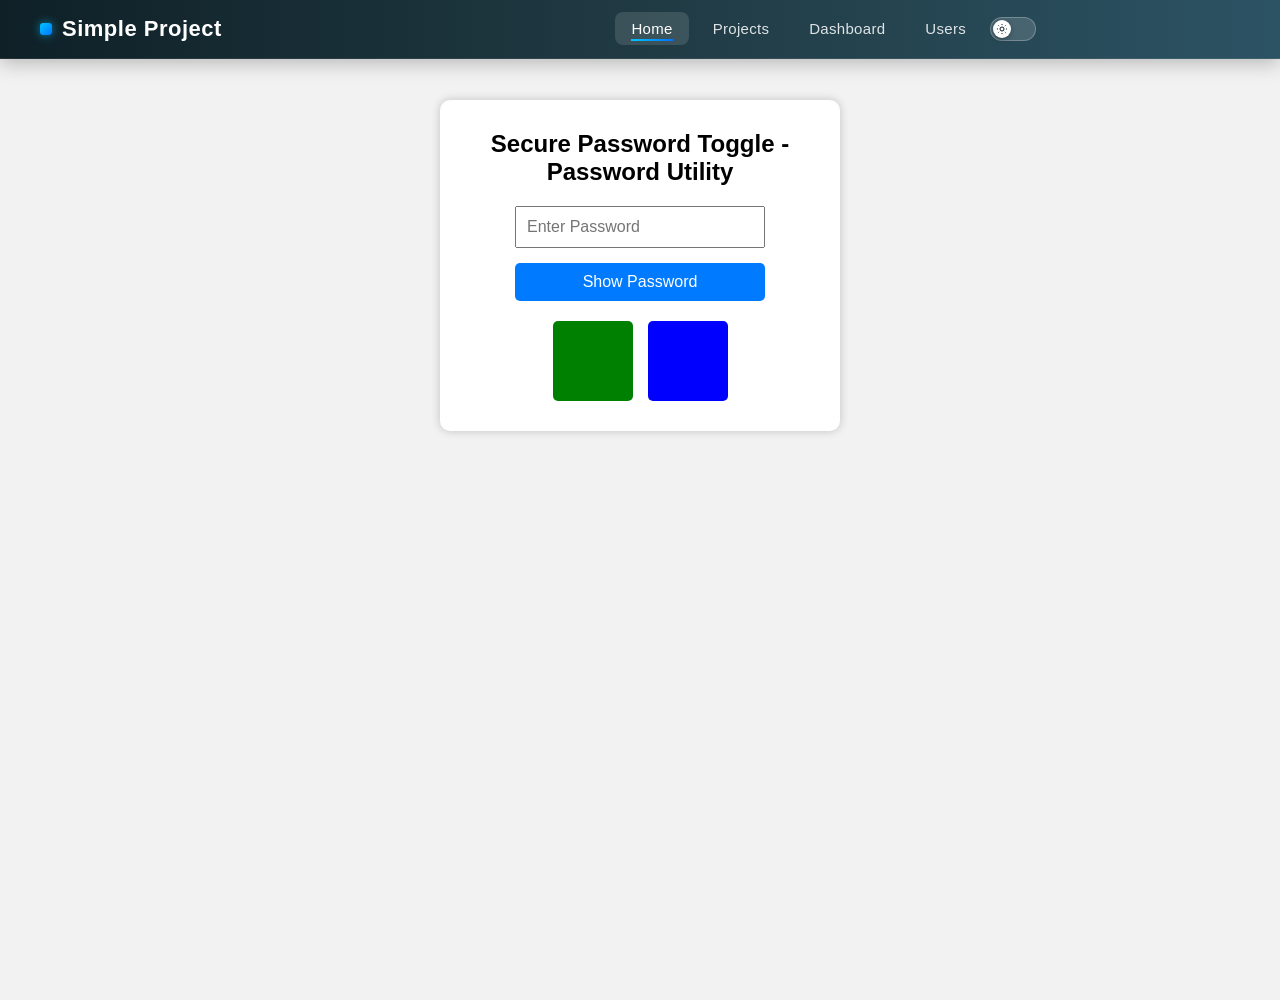
<file: index.html>
<!DOCTYPE html>
<html lang="en">
<head>
    <script>(function(){try{if(localStorage.getItem('jg-theme')==='dark'){document.documentElement.setAttribute('data-theme','dark');}}catch(e){}})();</script>
    <meta charset="UTF-8">
    <meta name="viewport" content="width=device-width, initial-scale=1.0">
    <title>Show & Hide Password</title>
    <link rel="stylesheet" href="style.css">
</head>
<body>

    <nav class="navbar">
        <a href="index.html" class="nav-brand">Simple Project</a>
        <ul class="nav-links">
            <li><a href="index.html" class="active">Home</a></li>
            <li><a href="projects.html">Projects</a></li>
            <li><a href="dashboard.html">Dashboard</a></li>
            <li><a href="users.html">Users</a></li>
            <li>
                <button id="themeToggle" class="theme-toggle" type="button" aria-label="Toggle dark mode" aria-pressed="false" title="Toggle dark mode">
                    <span class="theme-toggle-track">
                        <span class="theme-toggle-thumb">
                            <svg class="icon-sun" viewBox="0 0 24 24"><circle cx="12" cy="12" r="4"/><path d="M12 2v2M12 20v2M4 12H2M22 12h-2M4.9 4.9l1.4 1.4M17.7 17.7l1.4 1.4M4.9 19.1l1.4-1.4M17.7 6.3l1.4-1.4"/></svg>
                            <svg class="icon-moon" viewBox="0 0 24 24"><path d="M21 12.8A9 9 0 1111.2 3a7 7 0 009.8 9.8z"/></svg>
                        </span>
                    </span>
                </button>
            </li>
        </ul>
    </nav>

    <div class="container">
        <h2>Secure Password Toggle - Password Utility</h2>

        <input
            type="password"
            id="password"
            placeholder="Enter Password"
        >

        <button id="toggleBtn">
            Show Password
        </button>

        <div class="box-group">
            <div class="box box-red"></div>
            <div class="box box-yellow"></div>
        </div>
    </div>

    <script src="script.js"></script>
    <script src="theme.js"></script>

</body>
</html>
</file>
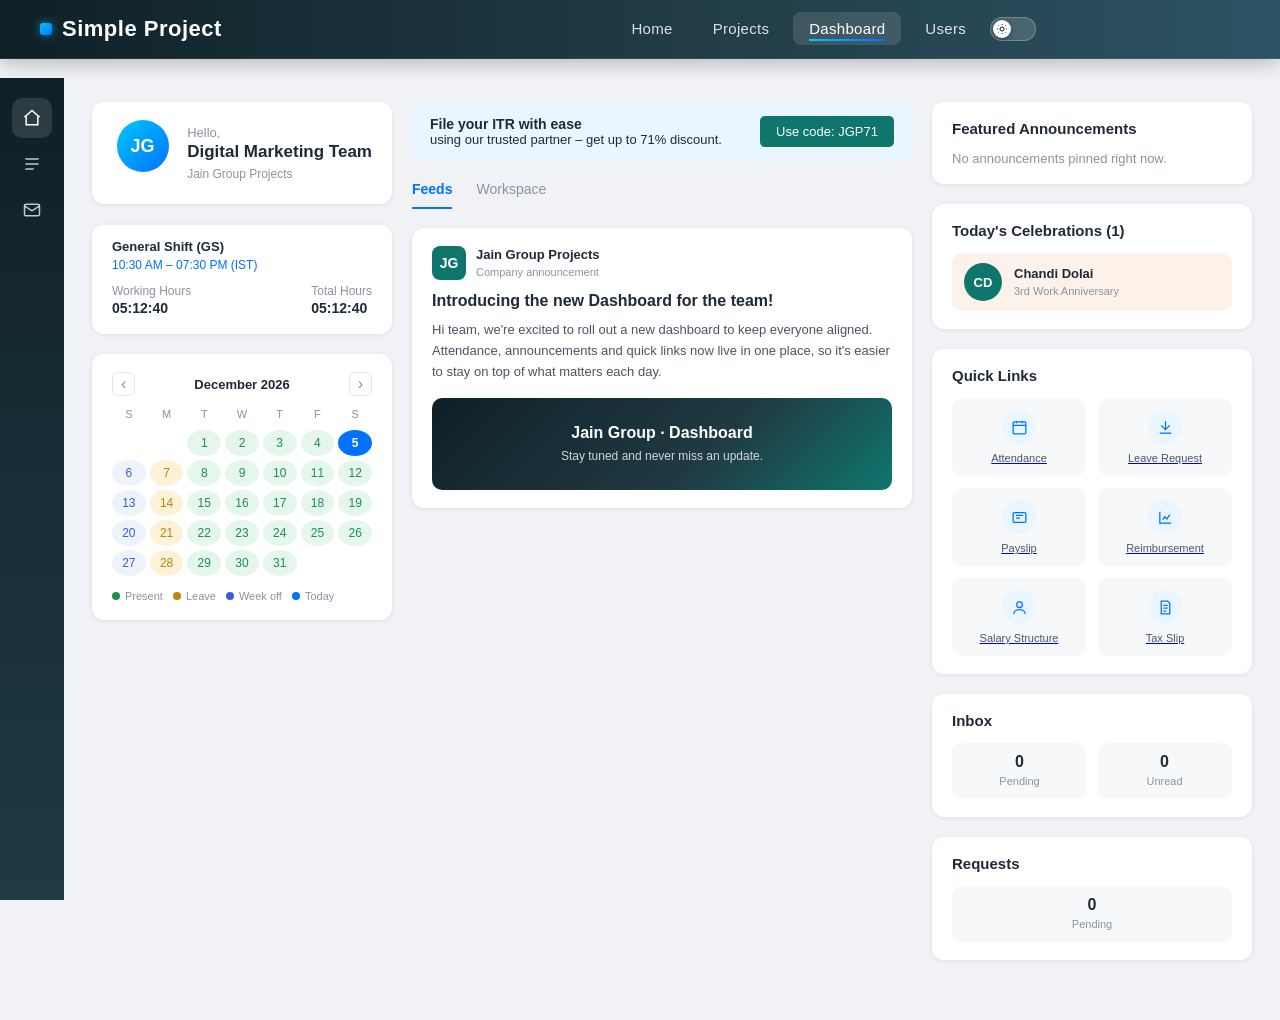
<file: dashboard.html>
<!DOCTYPE html>
<html lang="en">
<head>
    <script>(function(){try{if(localStorage.getItem('jg-theme')==='dark'){document.documentElement.setAttribute('data-theme','dark');}}catch(e){}})();</script>
    <meta charset="UTF-8">
    <meta name="viewport" content="width=device-width, initial-scale=1.0">
    <title>Dashboard</title>
    <link rel="stylesheet" href="style.css">
    <link rel="stylesheet" href="dashboard.css">
</head>
<body class="dashboard-body">

    <nav class="navbar">
        <a href="index.html" class="nav-brand">Simple Project</a>
        <ul class="nav-links">
            <li><a href="index.html">Home</a></li>
            <li><a href="projects.html">Projects</a></li>
            <li><a href="dashboard.html" class="active">Dashboard</a></li>
            <li><a href="users.html">Users</a></li>
            <li>
                <button id="themeToggle" class="theme-toggle" type="button" aria-label="Toggle dark mode" aria-pressed="false" title="Toggle dark mode">
                    <span class="theme-toggle-track">
                        <span class="theme-toggle-thumb">
                            <svg class="icon-sun" viewBox="0 0 24 24"><circle cx="12" cy="12" r="4"/><path d="M12 2v2M12 20v2M4 12H2M22 12h-2M4.9 4.9l1.4 1.4M17.7 17.7l1.4 1.4M4.9 19.1l1.4-1.4M17.7 6.3l1.4-1.4"/></svg>
                            <svg class="icon-moon" viewBox="0 0 24 24"><path d="M21 12.8A9 9 0 1111.2 3a7 7 0 009.8 9.8z"/></svg>
                        </span>
                    </span>
                </button>
            </li>
        </ul>
    </nav>

    <div class="dash-shell">
        <aside class="dash-rail">
            <a href="dashboard.html" class="active" title="Home">
                <svg viewBox="0 0 24 24"><path d="M3 11l9-8 9 8"/><path d="M5 10v10h14V10"/></svg>
            </a>
            <a href="projects.html" title="Tasks">
                <svg viewBox="0 0 24 24"><path d="M4 6h16M4 12h16M4 18h10"/></svg>
            </a>
            <a href="#" title="Mail">
                <svg viewBox="0 0 24 24"><rect x="3" y="5" width="18" height="14" rx="2"/><path d="M3 7l9 6 9-6"/></svg>
            </a>
        </aside>

        <main class="dash-main">
            <div class="dash-left">
                <div class="dash-card profile-card">
                    <div class="profile-avatar">JG</div>
                    <div class="profile-greeting">
                        <p>Hello,</p>
                        <h3>Digital Marketing Team</h3>
                        <span>Jain Group Projects</span>
                    </div>
                </div>

                <div class="dash-card shift-card">
                    <div class="shift-name">General Shift (GS)</div>
                    <div class="shift-time">10:30 AM &ndash; 07:30 PM (IST)</div>
                    <div class="shift-stats">
                        <div>Working Hours<strong>05:12:40</strong></div>
                        <div>Total Hours<strong>05:12:40</strong></div>
                    </div>
                </div>

                <div class="dash-card">
                    <div class="cal-header">
                        <button type="button">&lsaquo;</button>
                        <span id="calMonthLabel" style="font-size:13px; font-weight:bold; color:#1f2a37;"></span>
                        <button type="button">&rsaquo;</button>
                    </div>
                    <div class="cal-grid" id="calGrid"></div>
                    <div class="cal-legend">
                        <span><i style="background:#1e8e4f;"></i>Present</span>
                        <span><i style="background:#b8860b;"></i>Leave</span>
                        <span><i style="background:#3b5bdb;"></i>Week off</span>
                        <span><i style="background:#0072ff;"></i>Today</span>
                    </div>
                </div>
            </div>

            <div class="dash-center">
                <div class="promo-banner">
                    <div class="promo-text">
                        <strong>File your ITR with ease</strong>
                        using our trusted partner &ndash; get up to 71% discount.
                    </div>
                    <button type="button">Use code: JGP71</button>
                </div>

                <div class="feed-tabs">
                    <span class="active" id="feedTab" onclick="showDashTab('feed')">Feeds</span>
                    <span id="workspaceTab" onclick="showDashTab('workspace')">Workspace</span>
                </div>

                <div class="dash-card feed-card" id="feedPanel">
                    <div class="feed-source">
                        <div class="feed-icon">JG</div>
                        <div>
                            <strong>Jain Group Projects</strong>
                            <span>Company announcement</span>
                        </div>
                    </div>
                    <h3>Introducing the new Dashboard for the team!</h3>
                    <p>
                        Hi team, we're excited to roll out a new dashboard to keep everyone aligned.
                        Attendance, announcements and quick links now live in one place, so it's
                        easier to stay on top of what matters each day.
                    </p>
                    <div class="feed-banner">
                        <strong>Jain Group &middot; Dashboard</strong>
                        <span>Stay tuned and never miss an update.</span>
                    </div>
                </div>
                            <div class="dash-card workspace-card" id="workspacePanel" style="display:none;">
                    <div class="dash-card-title">Workspace</div>

                    <div class="todo-module">
                        <h3>Team Tasks</h3>

                        <div class="todo-input-group">
                            <input type="text" id="todoInput" placeholder="Add a new task">
                            <button id="addTodoBtn">Add</button>
                        </div>

                        <ul id="todoList" class="todo-list"></ul>
                    </div>
                </div>

</div>

            <div class="dash-right">
                <div class="dash-card">
                    <div class="dash-card-title">Featured Announcements</div>
                    <p style="font-size:13px; color:#8a93a3; margin:0;">No announcements pinned right now.</p>
                </div>

                <div class="dash-card">
                    <div class="dash-card-title">Today's Celebrations (1)</div>
                    <div class="celebration-row">
                        <div class="celebration-avatar">CD</div>
                        <div>
                            <strong>Chandi Dolai</strong>
                            <span>3rd Work Anniversary</span>
                        </div>
                    </div>
                </div>

                <div class="dash-card">
                    <div class="dash-card-title">Quick Links</div>
                    <div class="quick-links-grid">
                        <a class="quick-link" href="#">
                            <span class="ql-icon"><svg viewBox="0 0 24 24"><rect x="3" y="4" width="18" height="17" rx="2"/><path d="M3 9h18M8 3v3M16 3v3"/></svg></span>
                            <span>Attendance</span>
                        </a>
                        <a class="quick-link" href="#">
                            <span class="ql-icon"><svg viewBox="0 0 24 24"><path d="M12 3v12"/><path d="M6 9l6 6 6-6"/><path d="M4 20h16"/></svg></span>
                            <span>Leave Request</span>
                        </a>
                        <a class="quick-link" href="#">
                            <span class="ql-icon"><svg viewBox="0 0 24 24"><rect x="3" y="5" width="18" height="14" rx="2"/><path d="M7 9h10M7 13h6"/></svg></span>
                            <span>Payslip</span>
                        </a>
                        <a class="quick-link" href="#">
                            <span class="ql-icon"><svg viewBox="0 0 24 24"><path d="M4 4v16h16"/><path d="M8 15l3-4 3 3 4-6"/></svg></span>
                            <span>Reimbursement</span>
                        </a>
                        <a class="quick-link" href="#">
                            <span class="ql-icon"><svg viewBox="0 0 24 24"><circle cx="12" cy="8" r="4"/><path d="M4 21c0-4 4-6 8-6s8 2 8 6"/></svg></span>
                            <span>Salary Structure</span>
                        </a>
                        <a class="quick-link" href="#">
                            <span class="ql-icon"><svg viewBox="0 0 24 24"><path d="M6 3h9l3 3v15H6z"/><path d="M9 9h6M9 13h6M9 17h4"/></svg></span>
                            <span>Tax Slip</span>
                        </a>
                    </div>
                </div>

                <div class="dash-card">
                    <div class="dash-card-title">Inbox</div>
                    <div class="stat-row">
                        <div class="stat-pill"><strong>0</strong><span>Pending</span></div>
                        <div class="stat-pill"><strong>0</strong><span>Unread</span></div>
                    </div>
                </div>

                <div class="dash-card">
                    <div class="dash-card-title">Requests</div>
                    <div class="stat-row">
                        <div class="stat-pill"><strong>0</strong><span>Pending</span></div>
                    </div>
                </div>
            </div>
        </main>
    </div>

    <script>
        (function(){
            var monthNames = ["January","February","March","April","May","June","July","August","September","October","November","December"];
            var today = new Date();
            var year = today.getFullYear();
            var month = today.getMonth();
            var todayDate = today.getDate();

            document.getElementById("calMonthLabel").textContent = monthNames[month] + " " + year;

            var grid = document.getElementById("calGrid");
            var dowNames = ["S","M","T","W","T","F","S"];
            dowNames.forEach(function(d){
                var el = document.createElement("div");
                el.className = "cal-dow";
                el.textContent = d;
                grid.appendChild(el);
            });

            var firstDay = new Date(year, month, 1).getDay();
            var daysInMonth = new Date(year, month + 1, 0).getDate();

            for (var i = 0; i < firstDay; i++){
                var blank = document.createElement("div");
                blank.className = "cal-day muted";
                grid.appendChild(blank);
            }

            for (var day = 1; day <= daysInMonth; day++){
                var cell = document.createElement("div");
                cell.className = "cal-day";
                cell.textContent = day;

                var dow = new Date(year, month, day).getDay();
                if (day === todayDate){
                    cell.className += " today";
                } else if (dow === 0){
                    cell.className += " weekoff";
                } else if (day % 7 === 0){
                    cell.className += " leave";
                } else {
                    cell.className += " present";
                }

                grid.appendChild(cell);
            }
        })();
    </script>

    <script>
        function showDashTab(which) {
            var feedTab = document.getElementById("feedTab");
            var workspaceTab = document.getElementById("workspaceTab");
            var feedPanel = document.getElementById("feedPanel");
            var workspacePanel = document.getElementById("workspacePanel");

            if (which === "workspace") {
                workspaceTab.className = "active";
                feedTab.className = "";
                workspacePanel.style.display = "block";
                feedPanel.style.display = "none";
            } else {
                feedTab.className = "active";
                workspaceTab.className = "";
                feedPanel.style.display = "block";
                workspacePanel.style.display = "none";
            }
        }
    </script>
    <script src="todo.js"></script>
    <script src="theme.js"></script>

</body>
</html>
</file>
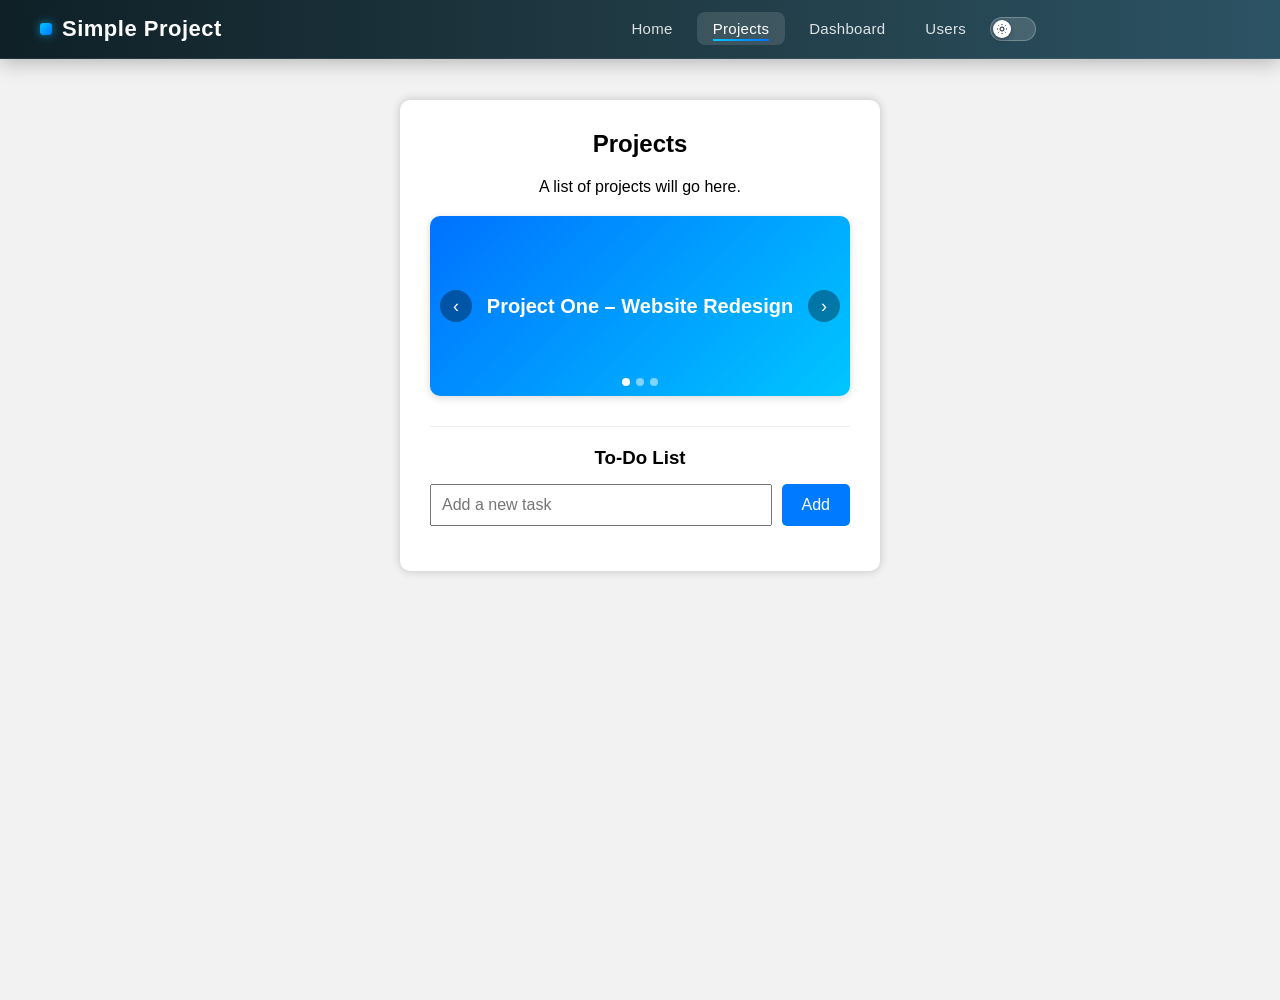
<file: projects.html>
<!DOCTYPE html>
<html lang="en">
<head>
    <script>(function(){try{if(localStorage.getItem('jg-theme')==='dark'){document.documentElement.setAttribute('data-theme','dark');}}catch(e){}})();</script>
    <meta charset="UTF-8">
    <meta name="viewport" content="width=device-width, initial-scale=1.0">
    <title>Projects</title>
    <link rel="stylesheet" href="style.css">
</head>
<body>

    <nav class="navbar">
        <a href="index.html" class="nav-brand">Simple Project</a>
        <ul class="nav-links">
            <li><a href="index.html">Home</a></li>
            <li><a href="projects.html" class="active">Projects</a></li>
            <li><a href="dashboard.html">Dashboard</a></li>
            <li><a href="users.html">Users</a></li>
            <li>
                <button id="themeToggle" class="theme-toggle" type="button" aria-label="Toggle dark mode" aria-pressed="false" title="Toggle dark mode">
                    <span class="theme-toggle-track">
                        <span class="theme-toggle-thumb">
                            <svg class="icon-sun" viewBox="0 0 24 24"><circle cx="12" cy="12" r="4"/><path d="M12 2v2M12 20v2M4 12H2M22 12h-2M4.9 4.9l1.4 1.4M17.7 17.7l1.4 1.4M4.9 19.1l1.4-1.4M17.7 6.3l1.4-1.4"/></svg>
                            <svg class="icon-moon" viewBox="0 0 24 24"><path d="M21 12.8A9 9 0 1111.2 3a7 7 0 009.8 9.8z"/></svg>
                        </span>
                    </span>
                </button>
            </li>
        </ul>
    </nav>

    <div class="container todo-container">
        <h2>Projects</h2>
        <p>A list of projects will go here.</p>

        <div class="carousel" id="projectCarousel">
            <div class="carousel-slide active" style="background:linear-gradient(135deg, #0072ff, #00c6ff);">
                <span>Project One &ndash; Website Redesign</span>
            </div>
            <div class="carousel-slide" style="background:linear-gradient(135deg, #0f766e, #0f2027);">
                <span>Project Two &ndash; Mobile App</span>
            </div>
            <div class="carousel-slide" style="background:linear-gradient(135deg, #b8860b, #0f2027);">
                <span>Project Three &ndash; Marketing Campaign</span>
            </div>

            <button type="button" class="carousel-btn prev" id="carouselPrev" aria-label="Previous slide">&lsaquo;</button>
            <button type="button" class="carousel-btn next" id="carouselNext" aria-label="Next slide">&rsaquo;</button>

            <div class="carousel-dots" id="carouselDots"></div>
        </div>


        <div class="todo-module">
            <h3>To-Do List</h3>

            <div class="todo-input-group">
                <input type="text" id="todoInput" placeholder="Add a new task">
                <button id="addTodoBtn">Add</button>
            </div>

            <ul id="todoList" class="todo-list"></ul>
        </div>
    </div>

    <script src="todo.js"></script>
    <script src="carousel.js"></script>
    <script src="theme.js"></script>

</body>
</html>
</file>
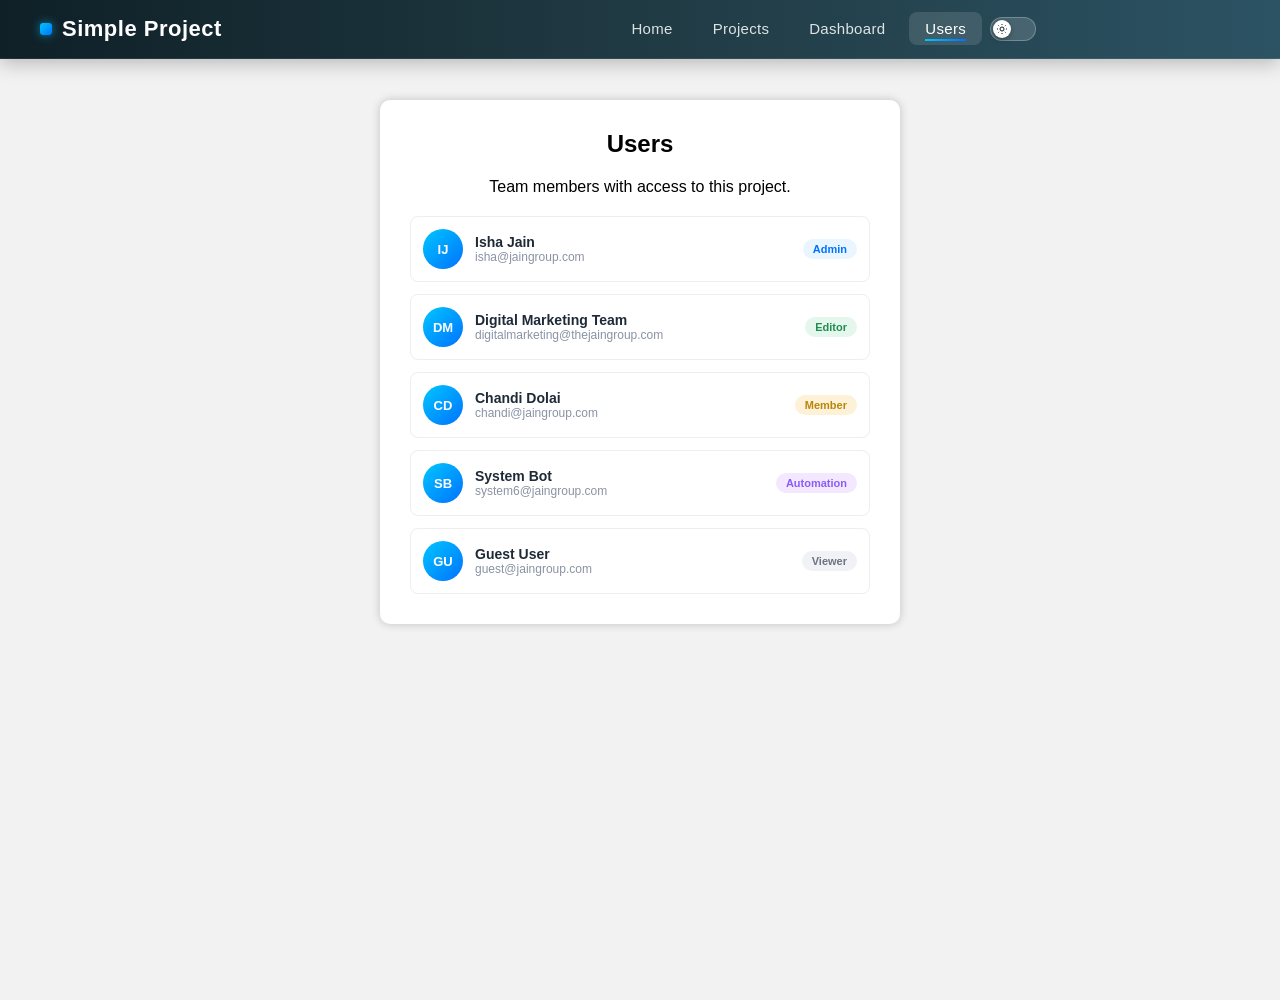
<file: users.html>
<!DOCTYPE html>
<html lang="en">
<head>
    <script>(function(){try{if(localStorage.getItem('jg-theme')==='dark'){document.documentElement.setAttribute('data-theme','dark');}}catch(e){}})();</script>
    <meta charset="UTF-8">
    <meta name="viewport" content="width=device-width, initial-scale=1.0">
    <title>Users</title>
    <link rel="stylesheet" href="style.css">
</head>
<body>

    <nav class="navbar">
        <a href="index.html" class="nav-brand">Simple Project</a>
        <ul class="nav-links">
            <li><a href="index.html">Home</a></li>
            <li><a href="projects.html">Projects</a></li>
            <li><a href="dashboard.html">Dashboard</a></li>
            <li><a href="users.html" class="active">Users</a></li>
            <li>
                <button id="themeToggle" class="theme-toggle" type="button" aria-label="Toggle dark mode" aria-pressed="false" title="Toggle dark mode">
                    <span class="theme-toggle-track">
                        <span class="theme-toggle-thumb">
                            <svg class="icon-sun" viewBox="0 0 24 24"><circle cx="12" cy="12" r="4"/><path d="M12 2v2M12 20v2M4 12H2M22 12h-2M4.9 4.9l1.4 1.4M17.7 17.7l1.4 1.4M4.9 19.1l1.4-1.4M17.7 6.3l1.4-1.4"/></svg>
                            <svg class="icon-moon" viewBox="0 0 24 24"><path d="M21 12.8A9 9 0 1111.2 3a7 7 0 009.8 9.8z"/></svg>
                        </span>
                    </span>
                </button>
            </li>
        </ul>
    </nav>

    <div class="container user-list-container">
        <h2>Users</h2>
        <p>Team members with access to this project.</p>

        <div class="user-list">
            <div class="user-card" data-index="0" onclick="openProfile(0)">
                <div class="user-avatar">IJ</div>
                <div class="user-info">
                    <strong>Isha Jain</strong>
                    <span>isha@jaingroup.com</span>
                </div>
                <span class="user-role role-admin">Admin</span>
            </div>

            <div class="user-card" data-index="1" onclick="openProfile(1)">
                <div class="user-avatar">DM</div>
                <div class="user-info">
                    <strong>Digital Marketing Team</strong>
                    <span>digitalmarketing@thejaingroup.com</span>
                </div>
                <span class="user-role role-editor">Editor</span>
            </div>

            <div class="user-card" data-index="2" onclick="openProfile(2)">
                <div class="user-avatar">CD</div>
                <div class="user-info">
                    <strong>Chandi Dolai</strong>
                    <span>chandi@jaingroup.com</span>
                </div>
                <span class="user-role role-member">Member</span>
            </div>

            <div class="user-card" data-index="3" onclick="openProfile(3)">
                <div class="user-avatar">SB</div>
                <div class="user-info">
                    <strong>System Bot</strong>
                    <span>system6@jaingroup.com</span>
                </div>
                <span class="user-role role-automation">Automation</span>
            </div>

            <div class="user-card" data-index="4" onclick="openProfile(4)">
                <div class="user-avatar">GU</div>
                <div class="user-info">
                    <strong>Guest User</strong>
                    <span>guest@jaingroup.com</span>
                </div>
                <span class="user-role role-viewer">Viewer</span>
            </div>
        </div>
    </div>

        <script src="theme.js"></script>

        <div class="profile-overlay" id="profileOverlay" onclick="if(event.target===this)closeProfile()">
            <div class="profile-modal" id="profileModal">
                <button type="button" class="profile-close" id="profileClose" onclick="closeProfile()" aria-label="Close profile">&times;</button>
                <div class="profile-avatar" id="profileAvatar"></div>
                <h3 id="profileName"></h3>
                <span class="profile-role" id="profileRole"></span>
                <p class="profile-email" id="profileEmail"></p>
                <div class="profile-detail"><strong>Department:</strong> <span id="profileDept"></span></div>
                <div class="profile-detail"><strong>Joined:</strong> <span id="profileJoined"></span></div>
                <p class="profile-bio" id="profileBio"></p>
            </div>
        </div>

        <script src="profile.js"></script>


</body>
</html>
</file>
<file: style.css>
*{
    margin:0;
    padding:0;
    box-sizing:border-box;
    font-family:Arial, Helvetica, sans-serif;
}

html, body{
    min-height:100vh;
    background:#f2f2f2;
}

/* Navbar */
.navbar{
    position:fixed;
    top:0;
    left:0;
    width:100%;
    display:flex;
    justify-content:space-between;
    align-items:center;
    padding:16px 40px;
    background:linear-gradient(90deg, #0f2027 0%, #203a43 50%, #2c5364 100%);
    box-shadow:0 4px 20px rgba(0,0,0,0.25);
    backdrop-filter:saturate(180%) blur(8px);
    border-bottom:1px solid rgba(255,255,255,0.08);
    z-index:100;
}

.nav-brand{
    color:#ffffff;
    font-size:22px;
    font-weight:700;
    letter-spacing:0.5px;
    text-decoration:none;
    display:flex;
    align-items:center;
    gap:10px;
    transition:opacity 0.2s ease;
}

.nav-brand::before{
    content:"";
    width:12px;
    height:12px;
    border-radius:3px;
    background:linear-gradient(135deg, #00c6ff, #0072ff);
    box-shadow:0 0 10px rgba(0,198,255,0.6);
}

.nav-brand:hover{
    opacity:0.85;
}

.nav-links{
    list-style:none;
    display:flex;
    align-items:center;
    gap:8px;
}

.nav-links a{
    position:relative;
    color:rgba(255,255,255,0.85);
    text-decoration:none;
    font-size:15px;
    font-weight:500;
    letter-spacing:0.3px;
    padding:8px 16px;
    border-radius:8px;
    transition:color 0.25s ease, background 0.25s ease;
}

/* animated underline */
.nav-links a::after{
    content:"";
    position:absolute;
    left:16px;
    right:16px;
    bottom:4px;
    height:2px;
    background:linear-gradient(90deg, #00c6ff, #0072ff);
    transform:scaleX(0);
    transform-origin:center;
    transition:transform 0.28s ease;
}

.nav-links a:hover{
    color:#ffffff;
    background:rgba(255,255,255,0.08);
}

.nav-links a:hover::after{
    transform:scaleX(1);
}

.nav-links a.active{
    color:#ffffff;
    background:rgba(255,255,255,0.12);
}

.nav-links a.active::after{
    transform:scaleX(1);
}

.container{
    background:white;
    padding:30px;
    border-radius:10px;
    box-shadow:0 0 10px rgba(0,0,0,0.2);
    text-align:center;
    max-width:400px;
    margin:100px auto 40px;
    position:relative;
    z-index:1;
}

h2{
    margin-bottom:20px;
}

input{
    width:250px;
    padding:10px;
    font-size:16px;
    margin-bottom:15px;
}

button{
    width:250px;
    padding:10px;
    font-size:16px;
    background:#007bff;
    color:white;
    border:none;
    cursor:pointer;
    border-radius:5px;
}

button:hover{
    background:#0056b3;
}

.box-group{
    display:flex;
    justify-content:center;
    gap:15px;
    margin-top:20px;
}

.box{
    width:80px;
    height:80px;
    border-radius:5px;
}

.box-red{
    background:green;
}

.box-yellow{
    background:blue;
}

/* Todo List Module */
.todo-container{
    max-width:480px;
}

.todo-module{
    margin-top:30px;
    text-align:left;
    border-top:1px solid #eee;
    padding-top:20px;
}

.todo-module h3{
    text-align:center;
    margin-bottom:15px;
}

.todo-input-group{
    display:flex;
    gap:10px;
    margin-bottom:15px;
}

.todo-input-group input{
    flex:1;
    width:auto;
    margin-bottom:0;
}

.todo-input-group button{
    width:auto;
    padding:10px 20px;
}

.todo-list{
    list-style:none;
}

.todo-item{
    display:flex;
    align-items:center;
    gap:10px;
    padding:10px 0;
    border-bottom:1px solid #eee;
}

.todo-item .todo-text{
    flex:1;
    text-align:left;
    font-size:15px;
    word-break:break-word;
}

.todo-item.done .todo-text{
    text-decoration:line-through;
    color:#999;
}

.todo-delete-btn{
    width:auto;
    padding:6px 12px;
    font-size:13px;
    background:#dc3545;
}

.todo-delete-btn:hover{
    background:#a71d2a;
}

/* Smooth theme transitions */
body,
.container,
input{
    transition:background 0.35s ease, color 0.35s ease, border-color 0.35s ease, box-shadow 0.35s ease;
}

/* Animated dark/light theme toggle */
.theme-toggle{
    background:none;
    border:none;
    cursor:pointer;
    padding:0;
    display:flex;
    align-items:center;
}

.theme-toggle-track{
    width:46px;
    height:24px;
    border-radius:20px;
    background:rgba(255,255,255,0.15);
    border:1px solid rgba(255,255,255,0.25);
    display:inline-flex;
    align-items:center;
    padding:2px;
    transition:background 0.3s ease, border-color 0.3s ease;
}

.theme-toggle-thumb{
    position:relative;
    width:18px;
    height:18px;
    border-radius:50%;
    background:#ffffff;
    display:flex;
    align-items:center;
    justify-content:center;
    transform:translateX(0);
    transition:transform 0.35s cubic-bezier(.4,0,.2,1), background 0.35s ease;
    box-shadow:0 2px 4px rgba(0,0,0,0.25);
}

.theme-toggle-thumb svg{
    position:absolute;
    width:12px;
    height:12px;
    stroke:#0f2027;
    fill:none;
    stroke-width:2;
    transition:opacity 0.3s ease, transform 0.3s ease;
}

.theme-toggle-thumb .icon-moon{
    opacity:0;
    transform:scale(0.5) rotate(-90deg);
}

.theme-toggle.active .theme-toggle-track{
    background:linear-gradient(90deg, #232946, #121629);
    border-color:rgba(255,255,255,0.3);
}

.theme-toggle.active .theme-toggle-thumb{
    transform:translateX(22px);
    background:#1c2333;
}

.theme-toggle.active .theme-toggle-thumb .icon-sun{
    opacity:0;
    transform:scale(0.5) rotate(90deg);
}

.theme-toggle.active .theme-toggle-thumb .icon-moon{
    opacity:1;
    transform:scale(1) rotate(0deg);
    stroke:#ffd166;
}

/* Dark mode palette */
html[data-theme="dark"] body{
    background:#12141a;
}

html[data-theme="dark"] .container{
    background:#1c1f27;
    color:#e5e7eb;
    box-shadow:0 0 14px rgba(0,0,0,0.6);
}

html[data-theme="dark"] h2{
    color:#f3f4f6;
}

html[data-theme="dark"] input{
    background:#262b36;
    border:1px solid #333844;
    color:#e5e7eb;
}

html[data-theme="dark"] input::placeholder{
    color:#7b8494;
}

html[data-theme="dark"] .todo-module{
    border-top-color:#333844;
}

html[data-theme="dark"] .todo-module h3{
    color:#f3f4f6;
}

html[data-theme="dark"] .todo-item{
    border-bottom-color:#333844;
}

html[data-theme="dark"] .todo-item .todo-text{
    color:#e5e7eb;
}

html[data-theme="dark"] .todo-item.done .todo-text{
    color:#6b7280;
}

/* Project Carousel */
.carousel{
    position:relative;
    margin:20px 0;
    border-radius:10px;
    overflow:hidden;
    height:180px;
    box-shadow:0 2px 8px rgba(0,0,0,0.15);
}

.carousel-slide{
    display:none;
    align-items:center;
    justify-content:center;
    height:180px;
    color:#ffffff;
    font-size:20px;
    font-weight:bold;
    text-align:center;
    padding:0 20px;
}

.carousel-slide.active{
    display:flex;
}

.carousel-btn{
    position:absolute;
    top:50%;
    transform:translateY(-50%);
    width:32px;
    height:32px;
    padding:0;
    border-radius:50%;
    background:rgba(0,0,0,0.35);
    color:#ffffff;
    border:none;
    font-size:18px;
    line-height:1;
    cursor:pointer;
}

.carousel-btn:hover{
    background:rgba(0,0,0,0.55);
}

.carousel-btn.prev{
    left:10px;
}

.carousel-btn.next{
    right:10px;
}

.carousel-dots{
    position:absolute;
    bottom:10px;
    left:0;
    right:0;
    display:flex;
    justify-content:center;
    gap:6px;
}

.carousel-dot{
    width:8px;
    height:8px;
    border-radius:50%;
    background:rgba(255,255,255,0.5);
    cursor:pointer;
}

.carousel-dot.active{
    background:#ffffff;
}

/* User List Page */
.user-list-container{
    max-width:520px;
}

.user-list{
    margin-top:20px;
    display:flex;
    flex-direction:column;
    gap:12px;
}

.user-card{
    display:flex;
    align-items:center;
    gap:12px;
    padding:12px;
    border:1px solid #eee;
    border-radius:8px;
    text-align:left;
}

.user-avatar{
    width:40px;
    height:40px;
    border-radius:50%;
    background:linear-gradient(135deg, #00c6ff, #0072ff);
    color:#ffffff;
    display:flex;
    align-items:center;
    justify-content:center;
    font-weight:bold;
    font-size:13px;
    flex-shrink:0;
}

.user-info{
    flex:1;
    display:flex;
    flex-direction:column;
}

.user-info strong{
    font-size:14px;
    color:#1f2a37;
}

.user-info span{
    font-size:12px;
    color:#8a93a3;
}

.user-role{
    font-size:11px;
    padding:4px 10px;
    border-radius:20px;
    font-weight:bold;
    white-space:nowrap;
}

.role-admin{
    background:#eaf6ff;
    color:#0072ff;
}

.role-editor{
    background:#e5f6ec;
    color:#1e8e4f;
}

.role-member{
    background:#fdf1d8;
    color:#b8860b;
}

.role-automation{
    background:#f3e8ff;
    color:#8b5cf6;
}

.role-viewer{
    background:#f1f2f6;
    color:#6b7280;
}

/* Dark mode overrides for user list */
html[data-theme="dark"] .user-card{
    background:#161b22;
    border-color:#30363d;
}

html[data-theme="dark"] .user-info strong{
    color:#e6edf3;
}

html[data-theme="dark"] .user-info span{
    color:#8b949e;
}


/* User Profile Modal */
.profile-overlay{
    display:none;
    position:fixed;
    top:0; left:0; right:0; bottom:0;
    background:rgba(15,32,39,0.55);
    align-items:center;
    justify-content:center;
    z-index:1000;
}
.profile-overlay.open{
    display:flex;
}
.profile-modal{
    background:#ffffff;
    border-radius:12px;
    padding:28px;
    max-width:360px;
    width:90%;
    text-align:center;
    position:relative;
    box-shadow:0 12px 30px rgba(0,0,0,0.25);
}
.profile-close{
    position:absolute;
    top:10px;
    right:14px;
    background:none;
    border:none;
    font-size:22px;
    line-height:1;
    cursor:pointer;
    color:#8a93a3;
}
.profile-close:hover{
    color:#1f2a37;
}
.profile-avatar{
    width:72px;
    height:72px;
    border-radius:50%;
    background:linear-gradient(135deg, #00c6ff, #0072ff);
    color:#ffffff;
    display:flex;
    align-items:center;
    justify-content:center;
    font-weight:bold;
    font-size:22px;
    margin:0 auto 14px;
}
.profile-modal h3{
    margin-bottom:6px;
    color:#1f2a37;
}
.profile-role{
    display:inline-block;
    font-size:11px;
    padding:4px 10px;
    border-radius:20px;
    font-weight:bold;
    margin-bottom:10px;
}
.profile-email{
    font-size:13px;
    color:#8a93a3;
    margin-bottom:14px;
}
.profile-detail{
    text-align:left;
    font-size:13px;
    color:#4b5563;
    margin-bottom:6px;
}
.profile-bio{
    margin-top:14px;
    font-size:13px;
    color:#4b5563;
    line-height:1.5;
}
html[data-theme="dark"] .profile-modal{
    background:#161b22;
    box-shadow:0 12px 30px rgba(0,0,0,0.6);
}
html[data-theme="dark"] .profile-modal h3{
    color:#e6edf3;
}
html[data-theme="dark"] .profile-detail,
html[data-theme="dark"] .profile-bio{
    color:#c9d1d9;
}
html[data-theme="dark"] .profile-close{
    color:#8b949e;
}
html[data-theme="dark"] .profile-close:hover{
    color:#e6edf3;
}
</file>
<file: dashboard.css>
/* Dashboard layout */
body.dashboard-body{
    background:#f1f2f6;
    padding-top:78px;
}

.dash-shell{
    display:flex;
    align-items:flex-start;
    min-height:calc(100vh - 78px);
}

/* Slim icon rail */
.dash-rail{
    width:64px;
    min-height:calc(100vh - 78px);
    background:linear-gradient(180deg, #0f2027 0%, #203a43 100%);
    display:flex;
    flex-direction:column;
    align-items:center;
    gap:6px;
    padding:20px 0;
    flex-shrink:0;
}

.dash-rail a{
    width:40px;
    height:40px;
    border-radius:10px;
    display:flex;
    align-items:center;
    justify-content:center;
    color:rgba(255,255,255,0.75);
    text-decoration:none;
    transition:background 0.2s ease, color 0.2s ease;
}

.dash-rail a svg{
    width:20px;
    height:20px;
    fill:none;
    stroke:currentColor;
    stroke-width:1.8;
}

.dash-rail a:hover,
.dash-rail a.active{
    background:rgba(255,255,255,0.12);
    color:#ffffff;
}

/* Main dashboard grid */
.dash-main{
    flex:1;
    padding:24px 28px 60px;
    display:grid;
    grid-template-columns:300px minmax(0,1fr) 320px;
    gap:20px;
    align-items:start;
}

.dash-card{
    background:#ffffff;
    border-radius:12px;
    box-shadow:0 1px 4px rgba(0,0,0,0.08);
    padding:18px 20px;
}

.dash-card + .dash-card{
    margin-top:20px;
}

.dash-card-title{
    display:flex;
    align-items:center;
    justify-content:space-between;
    font-size:15px;
    font-weight:bold;
    color:#1f2a37;
    margin-bottom:14px;
}

/* Profile card */
.profile-card{
    display:flex;
    align-items:center;
    gap:14px;
}

.profile-avatar{
    width:52px;
    height:52px;
    border-radius:50%;
    background:linear-gradient(135deg, #00c6ff, #0072ff);
    color:#ffffff;
    display:flex;
    align-items:center;
    justify-content:center;
    font-weight:bold;
    font-size:18px;
    flex-shrink:0;
}

.profile-greeting p{
    margin:0;
    color:#8a93a3;
    font-size:13px;
}

.profile-greeting h3{
    margin:2px 0;
    font-size:17px;
    color:#1f2a37;
}

.profile-greeting span{
    font-size:12px;
    color:#8a93a3;
}

.shift-card{
    margin-top:16px;
    border-top:1px solid #eef0f3;
    padding-top:14px;
}

.shift-card .shift-name{
    font-size:13px;
    color:#1f2a37;
    font-weight:bold;
}

.shift-card .shift-time{
    font-size:12px;
    color:#0072ff;
    margin:4px 0 12px;
}

.shift-stats{
    display:flex;
    justify-content:space-between;
    font-size:12px;
    color:#8a93a3;
}

.shift-stats strong{
    display:block;
    color:#1f2a37;
    font-size:14px;
    margin-top:2px;
}

/* Calendar card */
.cal-header{
    display:flex;
    align-items:center;
    justify-content:space-between;
    margin-bottom:12px;
}

.cal-header button{
    width:auto;
    padding:2px 8px;
    background:transparent;
    color:#8a93a3;
    border:1px solid #e5e7eb;
    border-radius:6px;
}

.cal-grid{
    display:grid;
    grid-template-columns:repeat(7, 1fr);
    gap:4px;
    text-align:center;
}

.cal-grid .cal-dow{
    font-size:11px;
    color:#8a93a3;
    padding-bottom:6px;
}

.cal-grid .cal-day{
    font-size:12px;
    color:#1f2a37;
    padding:6px 0;
    border-radius:50%;
}

.cal-day.present{ background:#e5f6ec; color:#1e8e4f; }
.cal-day.leave{ background:#fdf1d8; color:#b8860b; }
.cal-day.weekoff{ background:#eef2fb; color:#3b5bdb; }
.cal-day.today{ background:#0072ff; color:#ffffff; font-weight:bold; }
.cal-day.muted{ color:#d1d5db; }

.cal-legend{
    display:flex;
    flex-wrap:wrap;
    gap:10px;
    margin-top:14px;
    font-size:11px;
    color:#8a93a3;
}

.cal-legend span{
    display:inline-flex;
    align-items:center;
    gap:5px;
}

.cal-legend i{
    width:8px;
    height:8px;
    border-radius:50%;
    display:inline-block;
}

/* Feed / center column */
.promo-banner{
    display:flex;
    align-items:center;
    justify-content:space-between;
    gap:16px;
    background:#eaf6ff;
    border-radius:12px;
    padding:14px 18px;
    margin-bottom:20px;
}

.promo-banner .promo-text{
    font-size:13px;
    color:#1f2a37;
}

.promo-banner .promo-text strong{
    display:block;
    font-size:14px;
}

.promo-banner button{
    width:auto;
    padding:8px 16px;
    font-size:13px;
    background:#0f766e;
}

.promo-banner button:hover{
    background:#0c5c56;
}

.feed-tabs{
    display:flex;
    gap:24px;
    border-bottom:1px solid #eef0f3;
    margin-bottom:18px;
}

.feed-tabs span{
    padding-bottom:10px;
    font-size:14px;
    color:#8a93a3;
    cursor:default;
}

.feed-tabs span.active{
    color:#0072ff;
    font-weight:bold;
    border-bottom:2px solid #0072ff;
}

.feed-card .feed-source{
    display:flex;
    align-items:center;
    gap:10px;
    margin-bottom:12px;
}

.feed-icon{
    width:34px;
    height:34px;
    border-radius:8px;
    background:#0f766e;
    color:#ffffff;
    display:flex;
    align-items:center;
    justify-content:center;
    font-weight:bold;
    font-size:14px;
    flex-shrink:0;
}

.feed-source strong{
    display:block;
    font-size:13px;
    color:#1f2a37;
}

.feed-source span{
    font-size:11px;
    color:#8a93a3;
}

.feed-card h3{
    font-size:16px;
    margin:4px 0 10px;
    color:#1f2a37;
}

.feed-card p{
    font-size:13px;
    line-height:1.6;
    color:#4b5563;
    margin-bottom:16px;
}

.feed-banner{
    background:linear-gradient(135deg, #0f2027 0%, #203a43 60%, #0f766e 100%);
    border-radius:10px;
    padding:26px;
    color:#ffffff;
    text-align:center;
}

.feed-banner strong{
    display:block;
    font-size:16px;
    margin-bottom:4px;
}

.feed-banner span{
    font-size:12px;
    color:rgba(255,255,255,0.8);
}

/* Right column */
.celebration-row{
    display:flex;
    align-items:center;
    gap:12px;
    background:#fdf2e9;
    border-radius:10px;
    padding:10px 12px;
}

.celebration-avatar{
    width:38px;
    height:38px;
    border-radius:50%;
    background:#0f766e;
    color:#ffffff;
    display:flex;
    align-items:center;
    justify-content:center;
    font-weight:bold;
    font-size:13px;
    flex-shrink:0;
}

.celebration-row strong{
    display:block;
    font-size:13px;
    color:#1f2a37;
}

.celebration-row span{
    font-size:11px;
    color:#8a93a3;
}

.quick-links-grid{
    display:grid;
    grid-template-columns:repeat(2, 1fr);
    gap:12px;
}

.quick-link{
    display:flex;
    flex-direction:column;
    align-items:center;
    gap:8px;
    padding:12px 4px;
    border-radius:10px;
    background:#f7f8fa;
    text-align:center;
}

.quick-link .ql-icon{
    width:34px;
    height:34px;
    border-radius:50%;
    background:#eaf6ff;
    color:#0072ff;
    display:flex;
    align-items:center;
    justify-content:center;
}

.quick-link .ql-icon svg{
    width:17px;
    height:17px;
    fill:none;
    stroke:currentColor;
    stroke-width:1.8;
}

.quick-link span{
    font-size:11px;
    color:#4b5563;
}

.stat-row{
    display:flex;
    gap:10px;
}

.stat-pill{
    flex:1;
    background:#f7f8fa;
    border-radius:10px;
    padding:10px 12px;
    text-align:center;
}

.stat-pill strong{
    display:block;
    font-size:16px;
    color:#1f2a37;
}

.stat-pill span{
    font-size:11px;
    color:#8a93a3;
}

@media (max-width:1080px){
    .dash-main{
        grid-template-columns:1fr;
    }
}

/* Smooth theme transitions */
body.dashboard-body,
.dash-card,
.dash-rail,
.quick-link,
.stat-pill,
.promo-banner{
    transition:background 0.35s ease, color 0.35s ease, box-shadow 0.35s ease;
}

/* Dark mode palette */
html[data-theme="dark"] body.dashboard-body{
    background:#0f1117;
}

html[data-theme="dark"] .dash-rail{
    background:linear-gradient(180deg, #05070a 0%, #12161c 100%);
}

html[data-theme="dark"] .dash-card{
    background:#1c1f27;
    box-shadow:0 1px 6px rgba(0,0,0,0.5);
}

html[data-theme="dark"] .dash-card-title,
html[data-theme="dark"] .profile-greeting h3,
html[data-theme="dark"] .shift-name,
html[data-theme="dark"] .cal-day,
html[data-theme="dark"] .cal-header span,
html[data-theme="dark"] .feed-card h3,
html[data-theme="dark"] .feed-source strong,
html[data-theme="dark"] .celebration-row strong,
html[data-theme="dark"] .stat-pill strong{
    color:#f3f4f6;
}

html[data-theme="dark"] .profile-greeting p,
html[data-theme="dark"] .profile-greeting span,
html[data-theme="dark"] .shift-stats,
html[data-theme="dark"] .feed-source span,
html[data-theme="dark"] .feed-card p,
html[data-theme="dark"] .quick-link span,
html[data-theme="dark"] .stat-pill span,
html[data-theme="dark"] .celebration-row span,
html[data-theme="dark"] .cal-legend{
    color:#9ca3af;
}

html[data-theme="dark"] .shift-card{
    border-top-color:#2a2f3a;
}

html[data-theme="dark"] .promo-banner{
    background:#17222c;
}

html[data-theme="dark"] .promo-banner .promo-text{
    color:#e5e7eb;
}

html[data-theme="dark"] .feed-tabs{
    border-bottom-color:#2a2f3a;
}

html[data-theme="dark"] .feed-tabs span{
    color:#9ca3af;
}

html[data-theme="dark"] .feed-tabs span.active{
    color:#4da3ff;
    border-bottom-color:#4da3ff;
}

html[data-theme="dark"] .quick-link{
    background:#262b36;
}

html[data-theme="dark"] .stat-pill{
    background:#262b36;
}

html[data-theme="dark"] .celebration-row{
    background:#2a2418;
}

html[data-theme="dark"] .ql-icon{
    background:#17324a;
    color:#4da3ff;
}

html[data-theme="dark"] .cal-day.present{ background:#173321; color:#4ade80; }
html[data-theme="dark"] .cal-day.leave{ background:#3a2c0f; color:#facc15; }
html[data-theme="dark"] .cal-day.weekoff{ background:#1c2540; color:#93c5fd; }
html[data-theme="dark"] .cal-day.today{ background:#0072ff; color:#ffffff; }
html[data-theme="dark"] .cal-day.muted{ color:#3a3f4a; }
</file>
